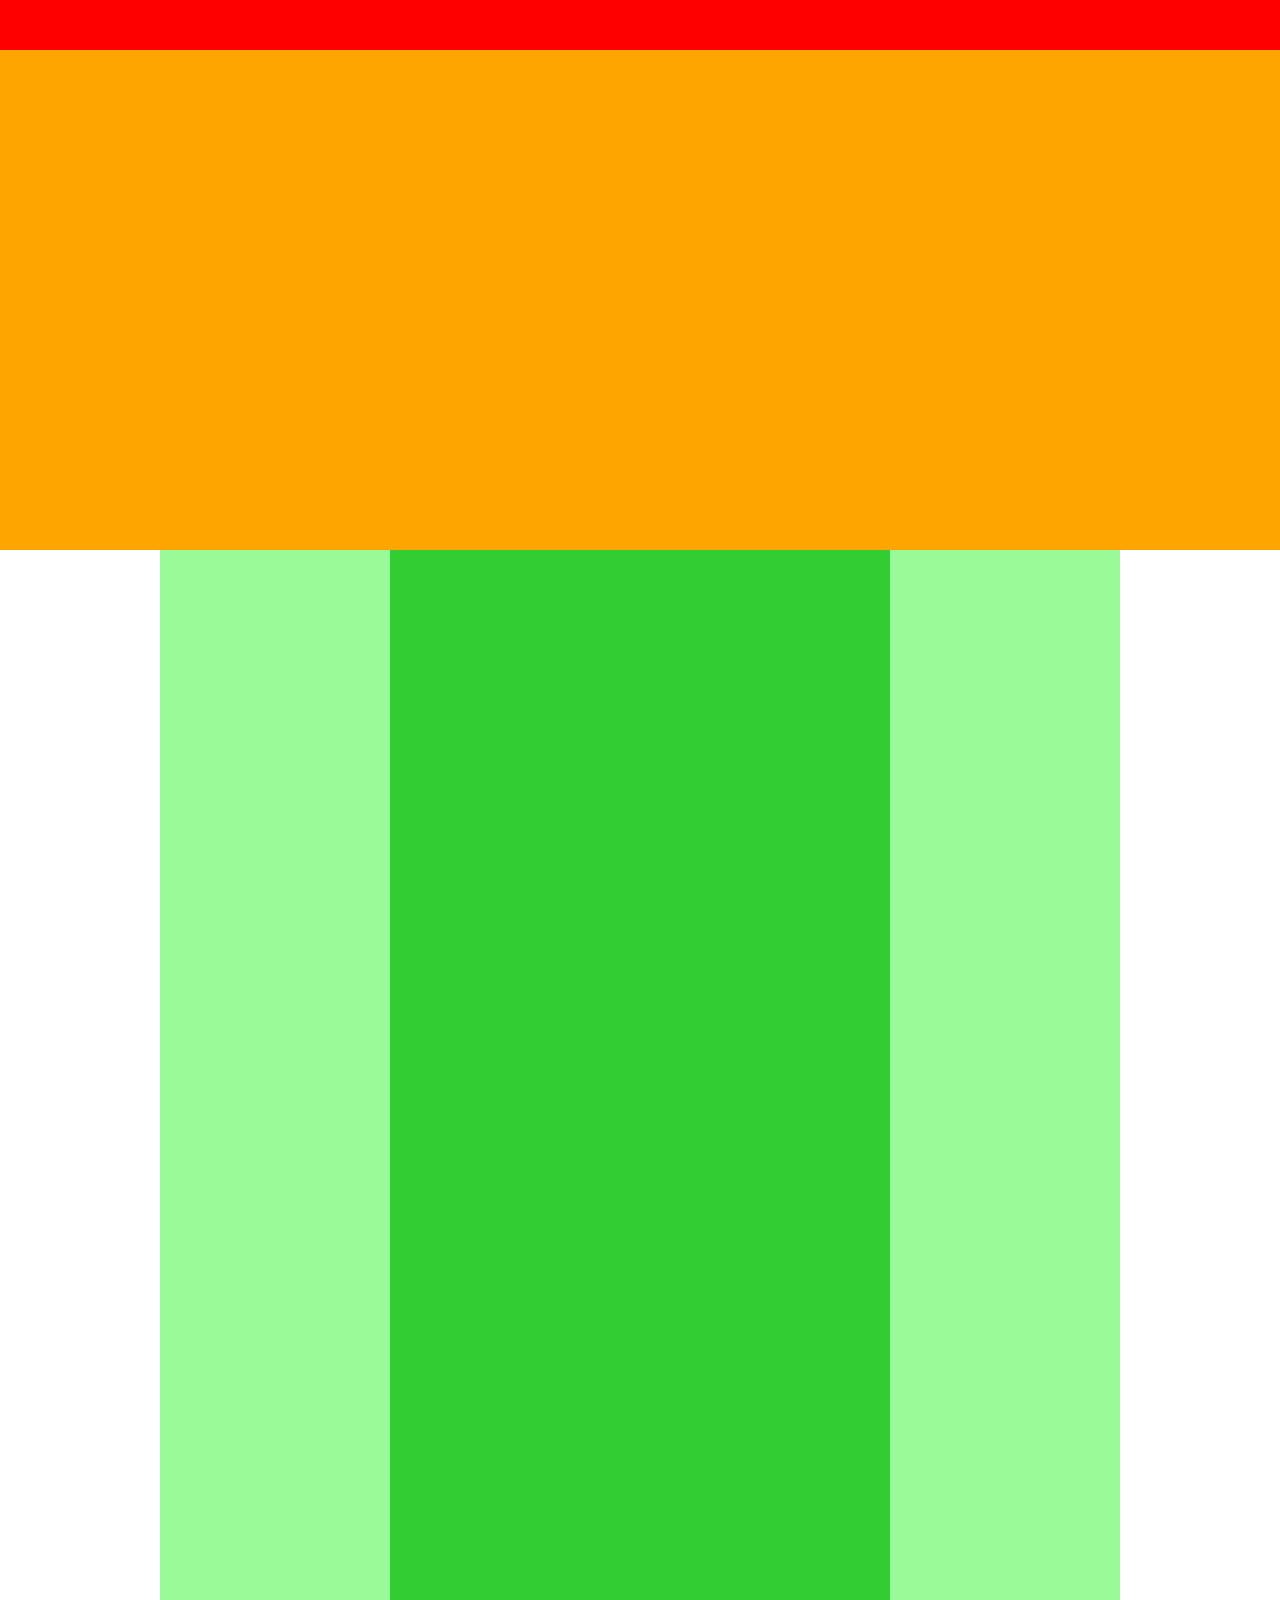
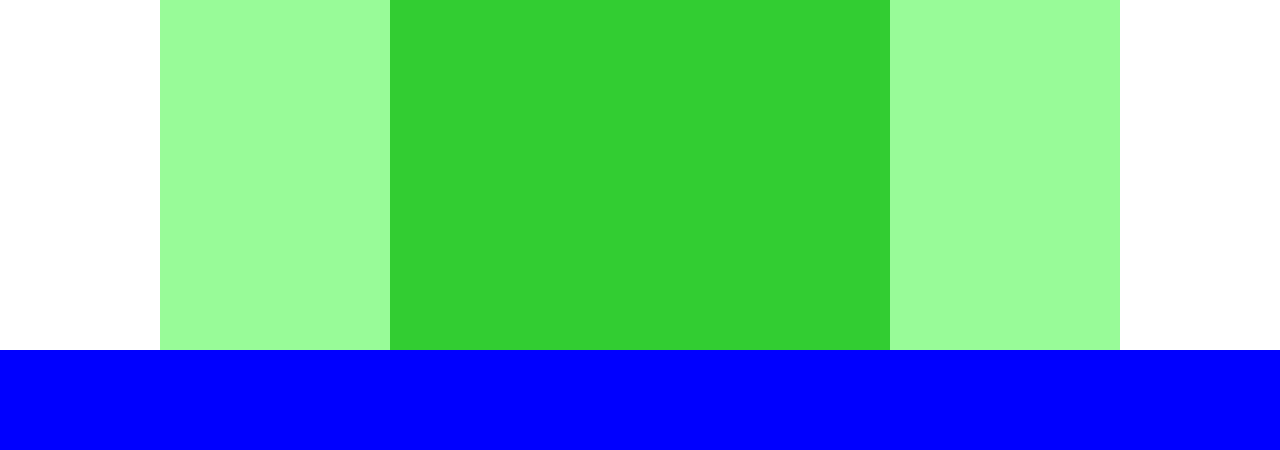
<file: chapter4/index.html>
<!DOCTYPE html>
<html lange="ja">
  <head>
    <meta charset="UTF-8" />
    <title>chapter4_exercise</title>
    <link rel="stylesheet" href="style.css" />
  </head>

  <body>
    <div class="header"></div>
    <div class="main-visual"></div>
    <div class="main">
      <div class="sidebar-left"></div>
      <div class="blog"></div>
      <div class="sidebar-right"></div>
    </div> 
    <div class="footer"></div>
  </body>
</html>
</file>
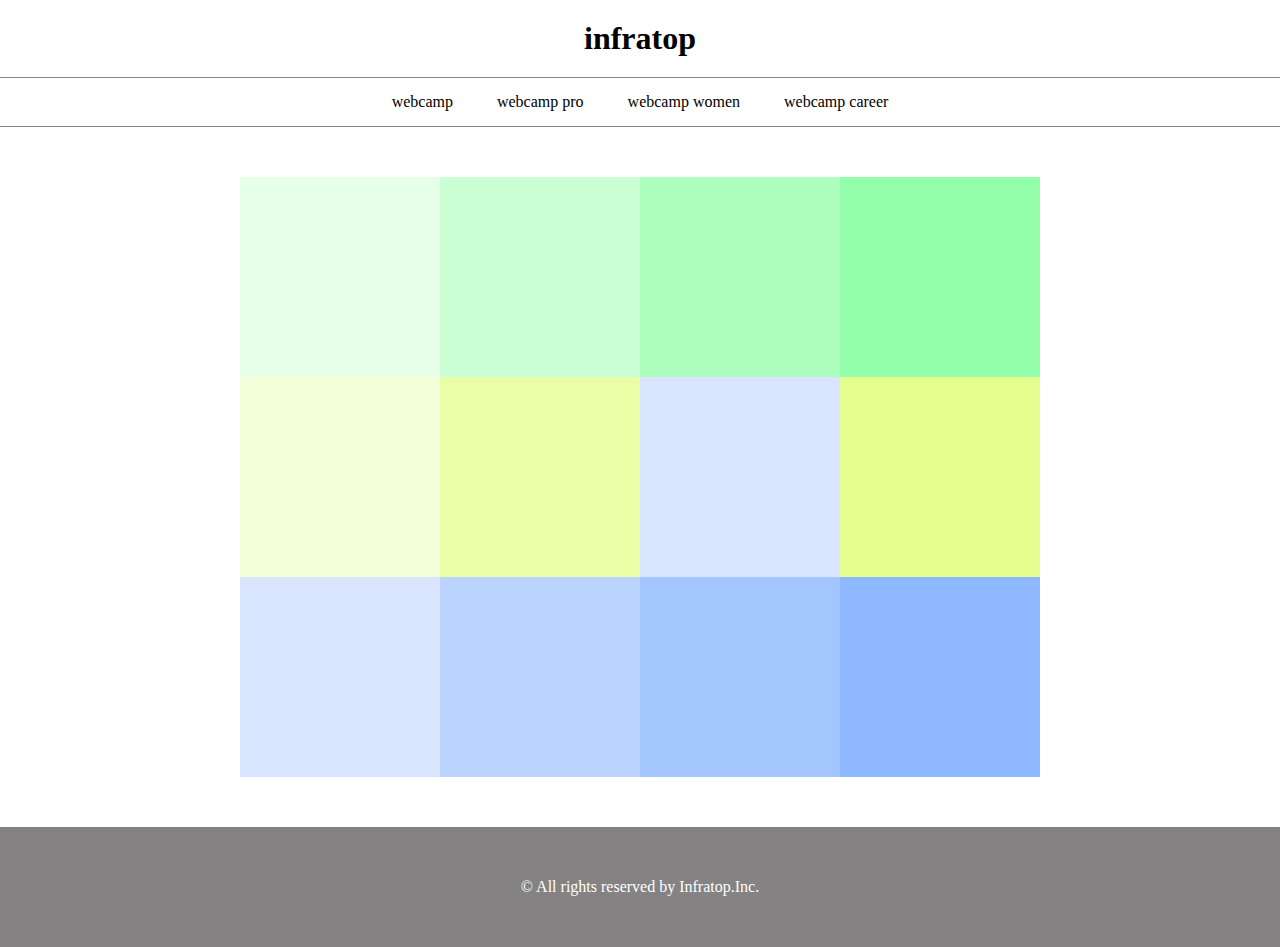
<file: chapter5/index.html>
<!DOCTYPE html>
<html lang="ja">
  <head>
    <meta charset="UTF-8" />
    <link rel="stylesheet" href="style.css" />
    <title>sample</title>
   </head>

   <body>
   <header>
     <h1 class="headline">infratop</h1>
   </header>

     <nav>
       <ul class="nav-list">
         <li class="nav-list-item">webcamp</li>
         <li class="nav-list-item">webcamp pro</li>
         <li class="nav-list-item">webcamp women</li>
         <li class="nav-list-item">webcamp career</li>
       </ul>
     </nav>
  
    <div class="main">
      <div class="box1"></div>
      <div class="box2"></div>
      <div class="box3"></div>
      <div class="box4"></div>
      <div class="box5"></div>
      <div class="box6"></div>
      <div class="box7"></div>
      <div class="box8"></div>
      <div class="box9"></div>
      <div class="box10"></div>
      <div class="box11"></div>
      <div class="box12"></div>
    </div>

    <footer>
      <p class="footer-text">© All rights reserved by Infratop.Inc.</p>
    </footer>
   




   </body>


</html>
</file>
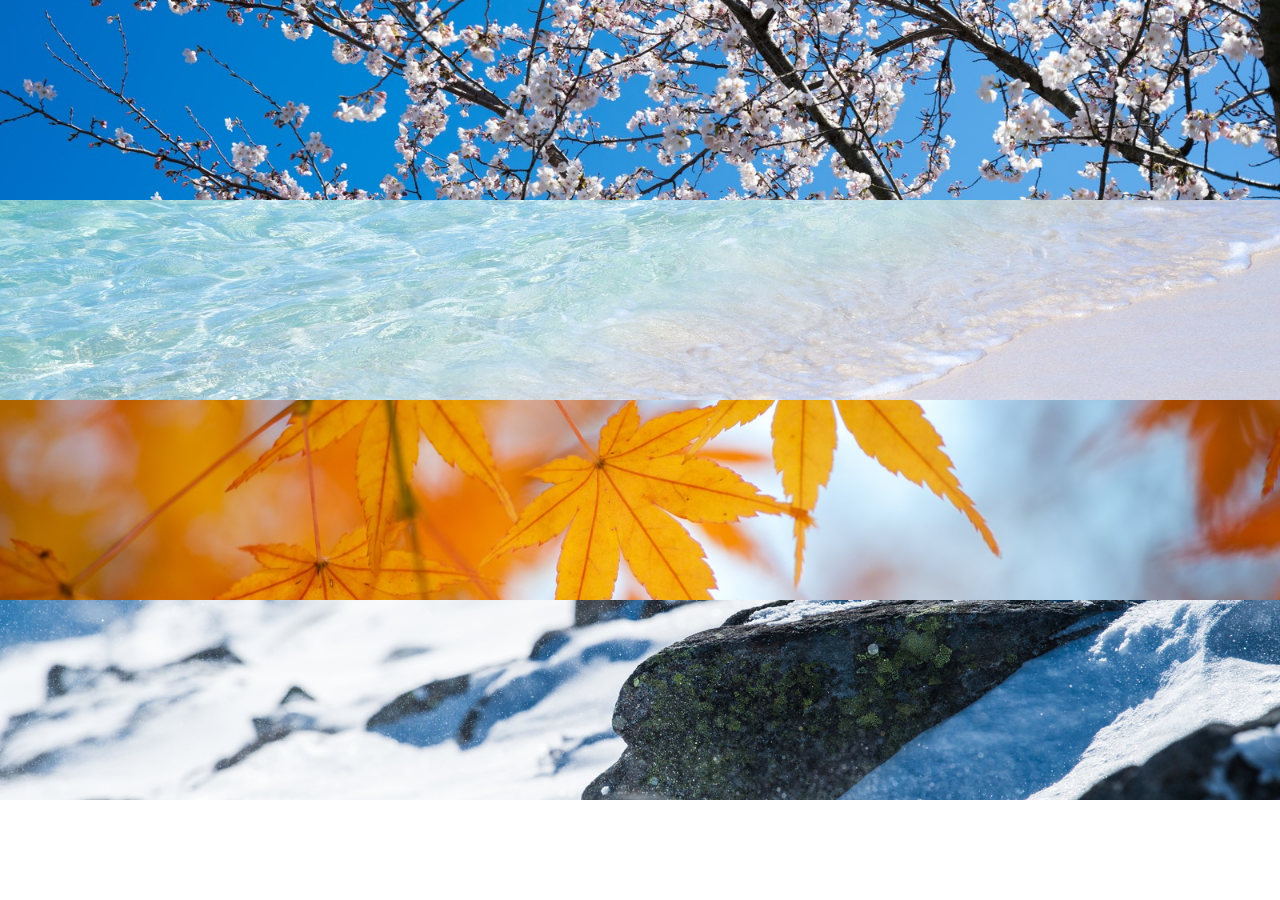
<file: chapter6/index.html>
<!DOCTYPE html>
<html lang="ja">
  <head>
    <meta charset="UTF-8" />
    <link rel="stylesheet" href="style.css" />
    <title>６章練習</title>
  </head>

  <body>
  <div class="box1"></div>
  <div class="box2"></div>
  <div class="box3"></div>
  <div class="box4"></div>



  </body>
</html>
</file>
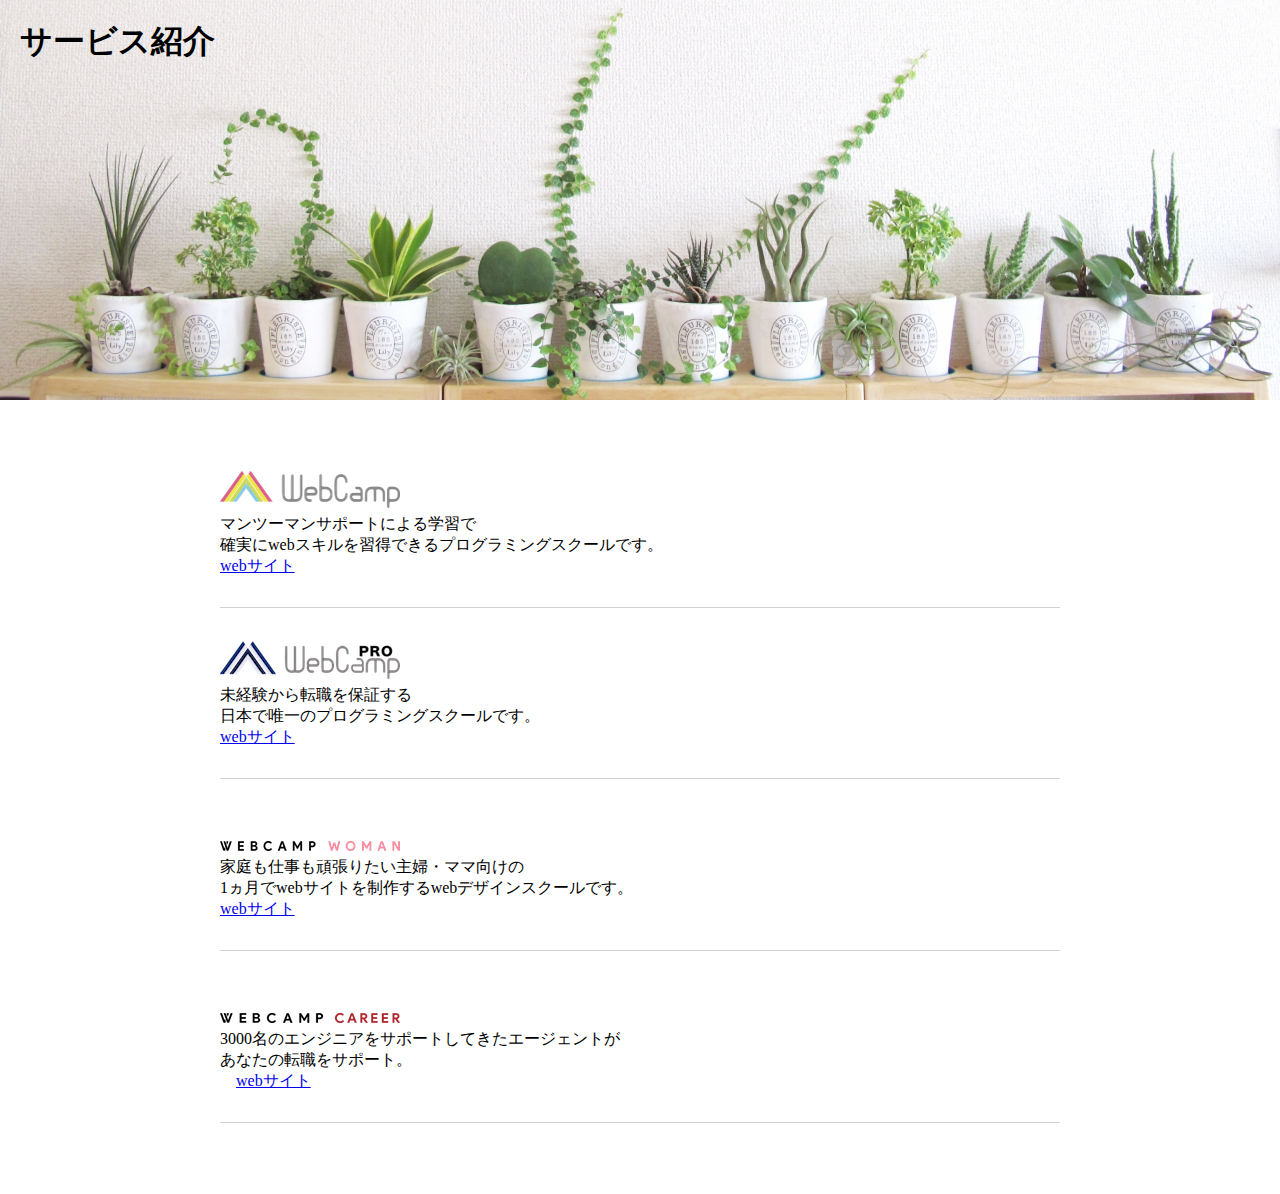
<file: chapter7/index.html>
<!DOCTYPE html>
<html lang="ja">
  <head>
    <meta charset="UTF-8">
    <title>7章練習</title>
    <link rel="stylesheet" href="style.css">
  </head>
  
  <body>
    <section class="main-visual">
      <h1 class="headline">サービス紹介</h1>
    </section>
    
    <main>
　　　
      <section class="service1">
        <h2>
          <img src="img/wc-logo.png" alt="ロゴ">
        </h2>
        <p>
          マンツーマンサポートによる学習で<br>
          確実にwebスキルを習得できるプログラミングスクールです。
        </p>
        <a href="https://web-camp.io">webサイト</a>
 　　　</section>
      
      
      <section class="service2">
       <h2>
         <img src="img/wcp-logo.png" alt="ロゴ">
       </h2>
       <p>
         未経験から転職を保証する<br>
         日本で唯一のプログラミングスクールです。
       </p>
       <a href="https://web-camp.io/pro/">webサイト</a>
　　　</section>
      
　　　<section class="service3">
      <h2>
          <img src="img/wcw-logo.png" alt="ロゴ">
      </h2>
      <p>
        家庭も仕事も頑張りたい主婦・ママ向けの<br>
          1ヵ月でwebサイトを制作するwebデザインスクールです。
        </p>
        <a href="https://web-camp.io/woman">webサイト</a>
　　　</section>
　　　
　　　<section class="service4">
      <h2>
          <img src="img/wcc-logo.png" alt="ロゴ">
      </h2>
      <p>
          3000名のエンジニアをサポートしてきたエージェントが<br>
          あなたの転職をサポート。
      </p>
    　<a href="https://web-camp.io/career/">webサイト</a>
　　　</section>

　　　
    </main>

  </body>



</html>
</file>
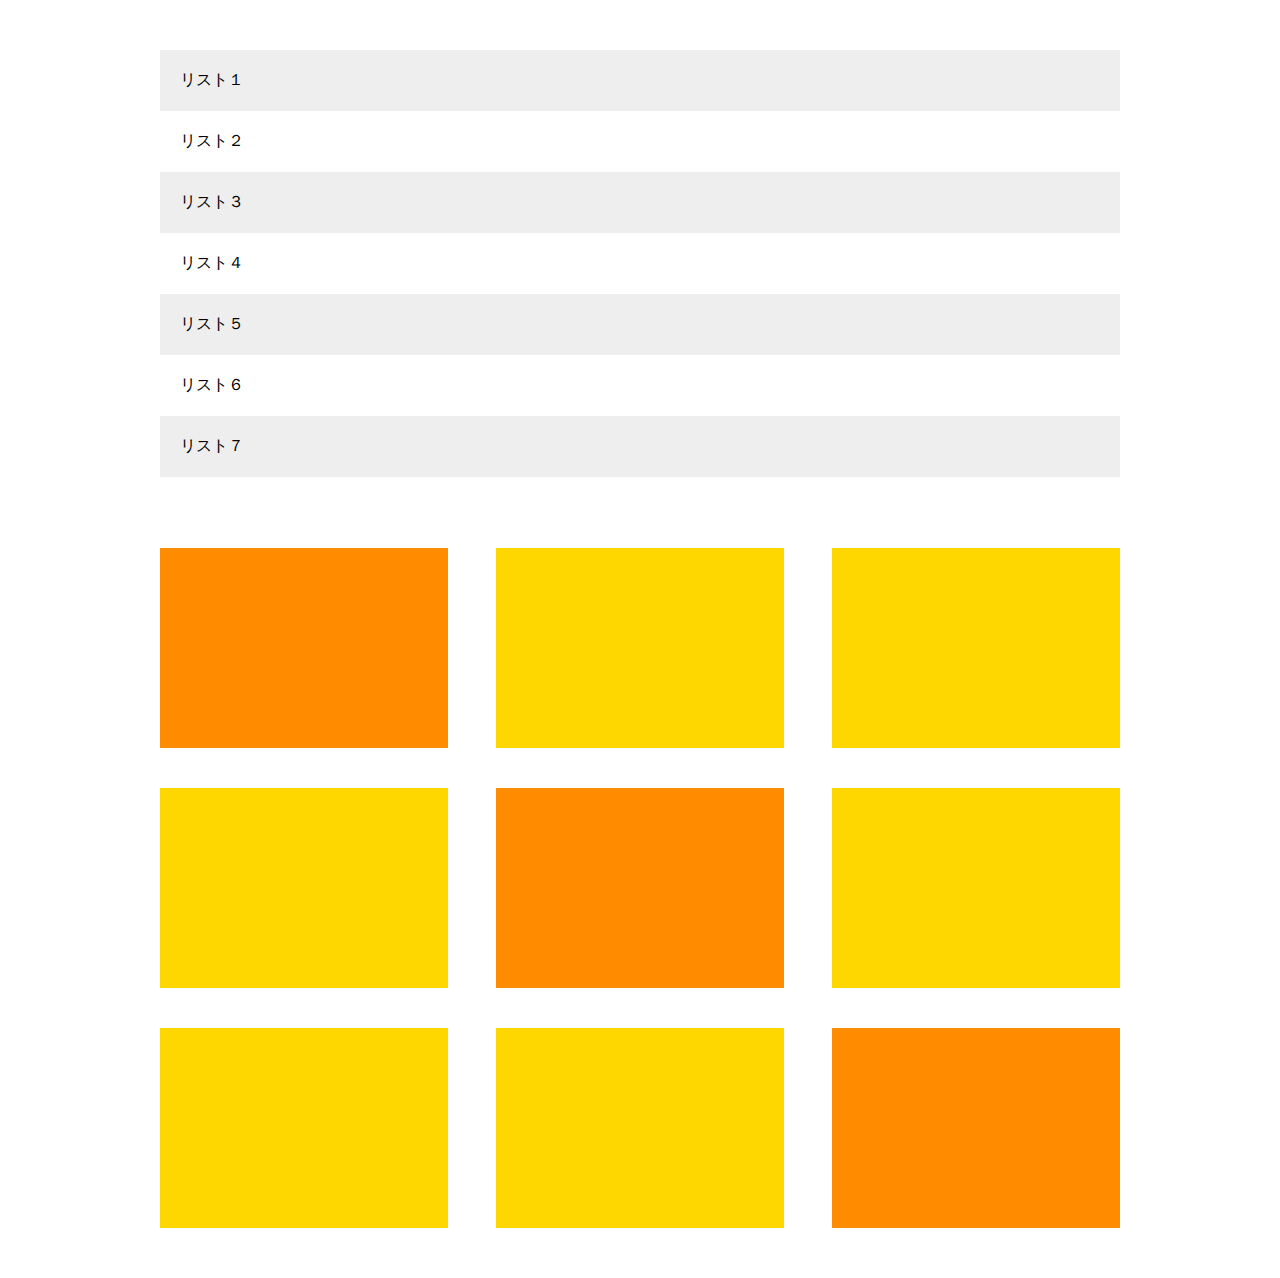
<file: chapter8/index.html>
<!DOCTYPE html>
<html lang="ja">

<head>
  <meta charset="UTF-8">
  <title>８章練習</title>
  <link rel="stylesheet" href="style.css">
</head>
<body>
  <main>
    <ul class="item-list">
      <li class="item">リスト１</li>
      <li class="item">リスト２</li>
      <li class="item">リスト３</li>
      <li class="item">リスト４</li>
      <li class="item">リスト５</li>
      <li class="item">リスト６</li>
      <li class="item">リスト７</li>
　　</ul>
    <div class="box-list">
      <div class="box"></div>
      <div class="box"></div>
      <div class="box"></div>
      <div class="box"></div>
      <div class="box"></div>
      <div class="box"></div>
      <div class="box"></div>
      <div class="box"></div>
      <div class="box"></div>
    </div>
  </main>
</body>

</html>
</file>
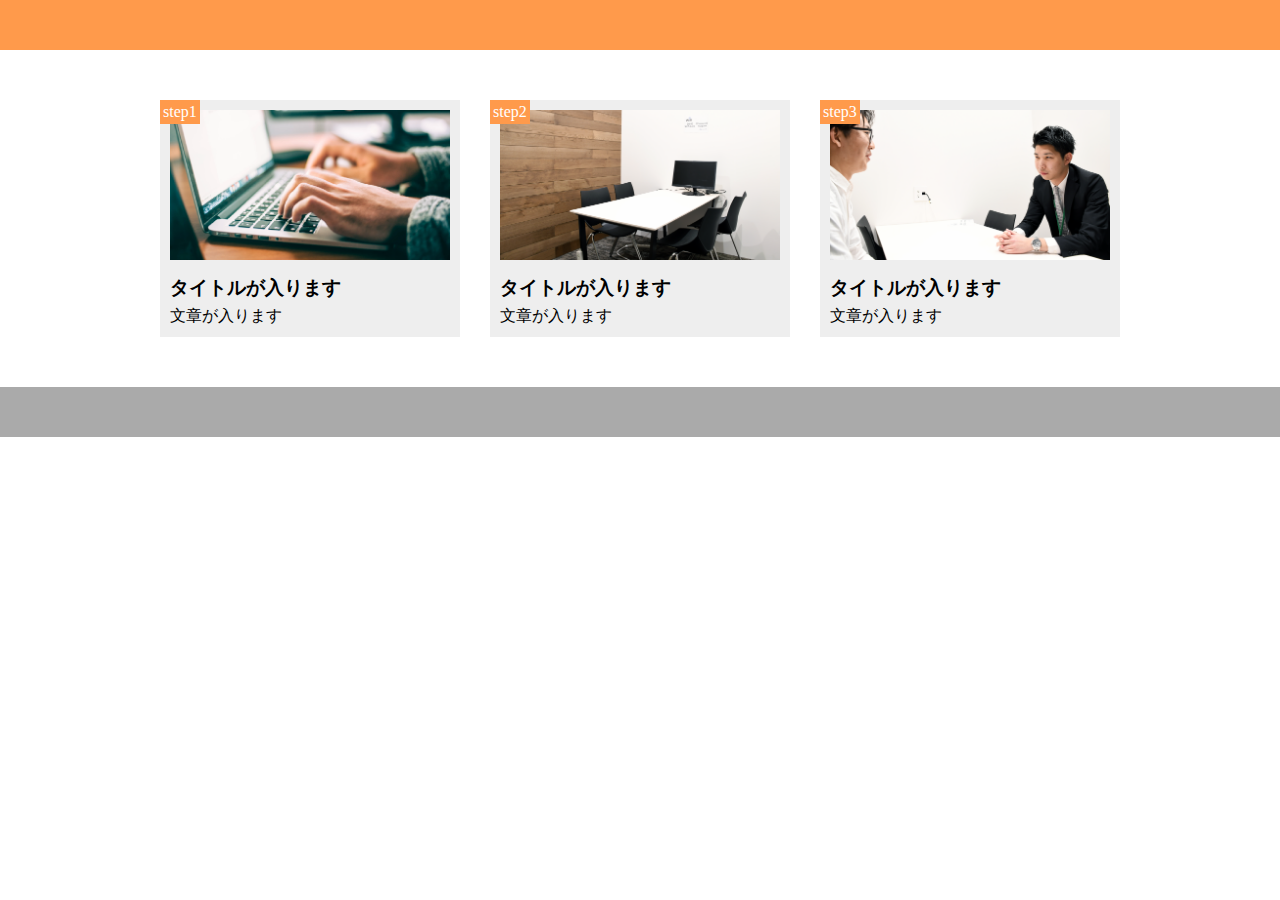
<file: 課題①/index.html>
<!DOCTYPE html>
<html lang="ja">

<head>
  <meta charset="UTF-8">
  <meta name="viewport" content="width=device-width,initial-scale=1.0">
  <title>９章練習</title>
  <link rel="stylesheet" href="style.css">
</head>
<body>
  <header></header>

  <main>
     <div class="step-box">
       <div class="step-img1"></div>
       <span class="step-num">step1</span>
       <h3 class="title">タイトルが入ります</h3>
       <p class="text">文章が入ります</p>
     </div>

      <div class="step-box">
       <div class="step-img2"></div>
       <span class="step-num">step2</span>
        <h3 class="title">タイトルが入ります</h3>
        <p class="text">文章が入ります</p>
      </div>
      
     <div class="step-box">
      <div class="step-img3"></div>
      <span class="step-num">step3</span>
      <h3 class="title">タイトルが入ります</h3>
      <p class="text">文章が入ります</p>
     </div>

  </main>

  <footer></footer>




</body>



</html>
</file>
<file: chapter4/style.css>
* {
  margin: 0;
  padding: 0;
  box-sizing: border-box;
}

.header{
  width: 100%;
  height:50px;
  background-color: red;
}

.main-visual{
  width: 100%;
  height: 500px;
 background-color: orange;
}


.main{
  width: 960px;
  display: flex;
  justify-content: center;
  margin: 0 auto;
}

.sidebar-left{
  width: 230px;
  height: 1400px;
  background-color: palegreen;
}

.blog{
  width: 500px;
  height: 1400px;
  background-color: limegreen;
}

.sidebar-right{
  width: 230px;
  height: 1400px;
  background-color: palegreen;
}

.footer{
  width: 100%;
  height: 100px;
  background-color: blue;
}
</file>
<file: chapter5/style.css>
*{
  margin: 0;
  padding: 0;
  box-sizing: border-box;
}

header{
  width: 90%;
  padding: 20px;
  margin: 0 auto;
  text-align: center;
}

header .headline{
  font-size: 32px;
}

.nav-list{
  text-align: center;
  padding: 15px 0;
  margin: 0 auto;
  border-bottom: 1px solid #848282;
  border-top: 1px solid #848282;
}

.nav-list-item{
  list-style: none;
  display: inline-block;
  margin: 0 20px;
}

.main{
  width: 800px;
  margin: 50px auto;
  display: flex;
  flex-wrap: wrap;
}

.box1{
  width: 200px;
  height: 200px;
  background-color: #e6ffe9;
}

.box2{
  width: 200px;
  height: 200px;
  background-color: #cbffd3;
}

.box3{
  width: 200px;
  height: 200px;
  background-color: #aeffbd;
}

.box4{
  width: 200px;
  height: 200px;
  background-color: #93ffab;
}

.box5{
  width: 200px;
  height: 200px;
  background-color: #f3ffd8;
}

.box6{
  width: 200px;
  height: 200px;
  background-color: #e9ffa5;
}

.box7{
  width: 200px;
  height: 200px;
  background-color: #d9e5ff;
}

.box8{
  width: 200px;
  height: 200px;
  background-color: #e4ff8d;
}

.box9{
  width: 200px;
  height: 200px;
  background-color: #d9e5ff;
}

.box10{
  width: 200px;
  height: 200px;
  background-color: #bad3ff;
}

.box11{
  width: 200px;
  height: 200px;
  background-color: #a4c6ff;
}

.box12{
  width: 200px;
  height: 200px;
  background-color: #8eb8ff;
}

footer{
  width: 100%;
  height: 120px;
  text-align: center;
  line-height: 120px;  
  background-color: #848282;
}

.footer-text{
  color: #fff;
}
</file>
<file: chapter6/style.css>
*{
  margin: 0;
  padding: 0;
  box-sizing: border-box;
}

.box1{
  height: 200px;
  background-image: url(img/box1.jpg);
  background-size: cover;
  background-position: center;
}

.box2{
  height: 200px;
  background-image: url(img/box2.jpg);
  background-size: cover;
  background-position: center;
}

.box3{
  height: 200px;
  background-image: url(img/box3.jpg);
  background-size: cover;
  background-position: center;
}

.box4{
  height: 200px;
  background-image: url(img/box4.jpg);
  background-size: cover;
  background-position: center;
}
</file>
<file: chapter7/style.css>
*{
  margin: 0;
  padding: 0;
  box-sizing: border-box;
}

.main-visual{
  height: 400px;
  width: 100%;
  background-image: url(img/mv.jpg);
  background-size: cover;
  background-position: bottom;
}

.headline{
  padding: 20px;
}

main{
  width: 840px;
  margin: 50px auto;
}

.service1{
  margin-bottom: 30px;
  border-bottom: 1px solid #d1d1d1;
  padding-bottom: 30px;
}

.service2{
  margin-bottom: 30px;
  border-bottom: 1px solid #d1d1d1;
  padding-bottom: 30px;
}

.service3{
  margin-bottom: 30px;
  border-bottom: 1px solid #d1d1d1;
  padding-bottom: 30px;
}

.service4{
  border-bottom: 1px solid #d1d1d1;
  padding-bottom: 30px;
}
</file>
<file: chapter8/style.css>
*{
  margin: 0;
  padding: 0;
  box-sizing: border-box;
}

main{
  width: 960px;
  margin: 50px auto;
}
  
.item-list{
  margin-bottom: 50px;
}

.item{
  padding: 20px;
  list-style: none;
}

.item:nth-child(odd){
  background-color: #eee;
}

.box-list{
  display: flex;
  flex-wrap: wrap;
}

.box{
  background-color: #ffd700;
  width: 30%;
  height: 200px;
  margin-right: 5%;
  margin-bottom: 40px;
}

.box:first-child,
.box:nth-child(5),
.box:last-child{
  background-color: #ff8c00;
}

.box:nth-child(3n){
 margin-right: 0;
}

.box:nth-last-child(-n + 3){
  margin-bottom: 0;
}
</file>
<file: 課題①/style.css>
*{
  box-sizing: border-box;
  margin: 0;
  padding: 0;
}

header{
  height: 50px;
  background-color: #FF9A4B;
  width: 100%;
}

main{
  width: 960px;
  margin: 50px auto;
  display: flex;
}

.step-box{
  width: 300px;
  margin-right: 30px;
  padding: 10px;
  position: relative;
  background-color: #eee;
}

.step-box:last-child{
  margin-right: 0;
}

.step-img1{
  height: 150px;
  background-image: url(img/flow01.png);
  background-position: bottom; 
  background-size: cover;
}

.step-img2{
  height: 150px;
  background-image: url(img/flow02.png);
  background-position: bottom; 
  background-size: cover;
}

.step-img3{
  height: 150px;
  background-image: url(img/flow03.png);
  background-position: bottom; 
  background-size: cover;
}

.step-num{
  padding: 3px;
  position: absolute;
  top: 0;
  left: 0;
  background-color: #ff9a4b;
  color: #fff;
}

.title{
  margin: 15px 0 5px;
}

footer{
  height: 50px;
  background-color: #aaa;
  width: 100%;
}
  
@media screen and (max-width: 768px) {
  
  body{
    width: 100%;
  }
  
  header{
    width: 100%;
  }

  main{
    display: inline-block;
    width: 100%;  
    margin: 0 auto;
    padding-top: 30px;
    padding-bottom: 30px;
  }

  
  .step-box{
    width: 90%;
    margin: 20px auto 20px auto;
  }

  .step-box:last-child{
  margin: 20px auto 20px auto;
  }
  
  footer{
    width: 100%;
  }
}
</file>
